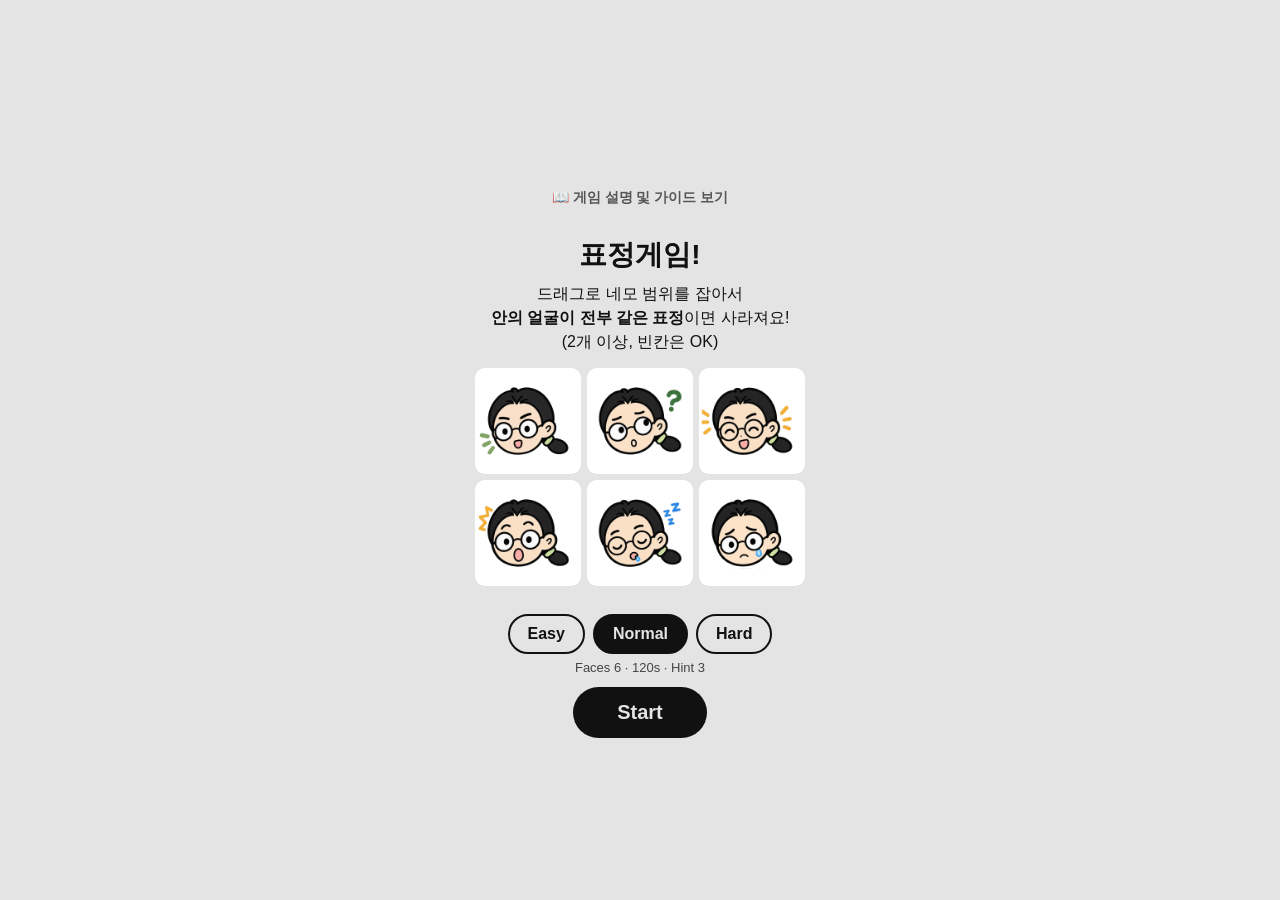
<file: index.html>
<!DOCTYPE html>
<html lang="ko">
<head>
  <meta charset="utf-8">
  <meta name="viewport" content="width=device-width, initial-scale=1.0, maximum-scale=1.0, user-scalable=no, viewport-fit=cover">
  <title>Facegamekorea!</title>
  <meta name="theme-color" content="#d9d9d9">
  <meta name="apple-mobile-web-app-capable" content="yes">
  <meta name="apple-mobile-web-app-title" content="표정게임">
  <link rel="manifest" href="manifest.webmanifest">
  <link rel="apple-touch-icon" href="faces/icon/apple-touch-icon.png">
  <meta name="google-adsense-account" content="ca-pub-6836871336418749">
  <meta property="og:type" content="website">
  <meta property="og:url" content="https://facegamekorea.vercel.app">
  <meta property="og:title" content="표정 게임!">
  <meta property="og:description" content="제한시간 내에 같은 표정 타일을 찾아 맞춰보세요!">
  <meta property="og:image" content="https://facegamekorea.vercel.app/og-image.png">
  <link rel="stylesheet" href="style.css">
  <script async src="https://pagead2.googlesyndication.com/pagead/js/adsbygoogle.js?client=ca-pub-6836871336418749"
    crossorigin="anonymous"></script>
</head>
<body>
  <div class="wrap">
    <a href="index.html" style="text-decoration: none; font-size: 18px; cursor: pointer; display: inline-flex; align-items: center;" title="처음으로">🔙</a>
    <div class="top">
      <span>⏱ <span class="time-val">120</span></span>
      <span>Score <span class="score-val">0</span></span>
      <span style="font-size:13px;opacity:.7;align-self:center">Best! <span class="best-val">0</span></span>
    </div>
    <div class="bar"><i class="bar-fill"></i></div>
    <div class="board"></div>
    <div class="foot">
      <button class="hint-btn foot-control">💡 Hint 3</button>
      <div class="game-controls" hidden>
        <button class="restart-btn foot-control" type="button">Restart</button>
        <button class="pass-btn foot-control" type="button">Pass</button>
        <button class="game-home-btn foot-control" type="button">Home</button>
      </div>
      <div class="msg"></div>
    </div>
  </div>

  <div class="ov">
    <div class="intro">
      <button id="openInfoBtn" style="background: none; border: none; color: #555; font-size: 14px; cursor: pointer; margin-bottom: 15px;">
    📖 게임 설명 및 가이드 보기
      </button>

      <h1>표정게임!</h1>
      <p>드래그로 네모 범위를 잡아서<br><b>안의 얼굴이 전부 같은 표정</b>이면 사라져요!<br>(2개 이상, 빈칸은 OK)</p>
      <div class="sheet"></div>
    </div>
    <div class="res">
      <div class="lb">Score</div>
      <div class="big">0</div>
      <div class="result-actions">
        <button class="go-btn">Replay</button>
        <button class="home-btn" type="button">Home</button>
      </div>
      <div class="best best-t"></div>
      <div class="result-extras">
        <div class="other-games">
          <h2>다른 게임</h2>
          <a href="https://butterwords.pages.dev/" target="_blank" rel="noopener noreferrer">🧈 버터워즈</a>
          <a href="https://buttergames.pages.dev/" target="_blank" rel="noopener noreferrer">🧩 퀴즈게임</a>
        </div>
        <div class="share-group">
          <button class="share-btn" type="button">이 사이트 공유</button>
          <p class="share-msg" aria-live="polite"></p>
        </div>
      </div>
    </div>
    <div class="dif">
      <button data-d="Easy">Easy</button>
      <button data-d="Normal" class="on">Normal</button>
      <button data-d="Hard">Hard</button>
    </div>
    <div class="dd"></div>
    <button class="go-btn start-btn">Start</button>
  </div>

  <div class="info-modal-overlay" id="infoModal">
      <div class="info-modal-content">
          <button class="close-modal-btn" id="closeInfoBtn">&times;</button>
          
          <h2 class="modal-title"><span>🎮</span> 표정게임 (Face Match Puzzle Game)</h2>
          <p class="modal-desc">
              반응형 웹 디자인과 모바일 접근성을 고려하여 제작된 타일/퍼즐 게임입니다.<br>
              다양한 화면 크기에서도 쾌적하게 플레이할 수 있도록 모바일 터치 및 뷰포트 최적화가 적용되어 있습니다.
          </p>

          <hr class="modal-divider">

          <h3>✨ 주요 특징 (Key Features)</h3>
          <ul class="modal-list">
              <li><strong>📱 반응형 & 모바일 최적화:</strong> Safe Area 대응 및 <code>dvh</code> 단위 레이아웃 적용, 터치 조작 최적화</li>
              <li><strong>🌙 다크 모드 지원:</strong> 시스템 테마 연동 및 커스텀 속성 지원</li>
              <li><strong>🎯 직관적인 UI / UX:</strong> 진행도 바, 힌트 시스템, 스코어보드 및 애니메이션 제공</li>
          </ul>

          <h3>🧩 게임 규칙 및 조작법 (How to Play)</h3>
          <div class="modal-rule-box">
              <h4>🎯 기본 규칙</h4>
              <ol>
                  <li><strong>드래그하여 선택:</strong> 보드판 위의 타일을 터치 또는 마우스 드래그로 영역을 지정합니다.</li>
                  <li><strong>합 맞추기:</strong> 지정한 영역 안의 표정들을 조합하여 타일을 제거합니다.</li>
                  <li><strong>타임어택:</strong> 제한 시간 내에 최대한 많은 타일을 제거해 높은 점수를 획득하세요!</li>
              </ol>
              
              <h4>🕹️ 조작법 및 난이도</h4>
              <p>
                  • <strong>터치/드래그:</strong> 직관적인 제스처로 영역 지정<br>
                  • <strong>💡 힌트 버튼:</strong> 풀기 어려울 때 정답 조합을 노란색 테두리로 표시<br>
                  • <strong>⚙️ 3단계 난이도:</strong> 쉬움 / 보통 / 어려움에 따라 보드 크기와 제한시간 변경
              </p>
          </div>
      </div>
  </div>

  <footer class="simple-footer" style="text-align: center; padding: 20px 0; font-size: 12px; color: #666;">
    <p class="copyright">© 2026 FaceGameKorea(butterwehas). All rights reserved.</p>
    <p class="footer-sub" style="margin-top: 4px;">
      본 사이트는 무료 웹 퍼즐 게임을 제공하며, 이용자의 개인정보를 별도로 수집·저장하지 않습니다.
    </p>
  </footer>

  <script src="script.js"></script>
</body>
</html>
</file>
<file: style.css>
:root {
  --bg: #d9d9d9;
  --fg: #111;
  --card: #fff;
  --line: #111;
  --sel: rgba(0, 0, 0, .22);
  --ov: #e4e4e4;
  --ovfg: #111;
  box-sizing: border-box;
  padding-top: env(safe-area-inset-top, 0px);
  padding-bottom: env(safe-area-inset-bottom, 0px);
}

@media (prefers-color-scheme: dark) {
  :root:not([data-theme="light"]) {
    --bg: #2a2a2a;
    --fg: #eee;
    --card: #fff;
    --line: #eee;
    --sel: rgba(0, 0, 0, .28);
  }
}

:root[data-theme="dark"] {
  --bg: #2a2a2a;
  --fg: #eee;
  --card: #fff;
  --line: #eee;
  --sel: rgba(0, 0, 0, .28);
}

html {
  scroll-padding-top: env(safe-area-inset-top, 0px);
}

* {
  box-sizing: border-box;
}

body {
  margin: 0;
  padding: 2px 0;
  background: var(--bg);
  color: var(--fg);
  font-family: -apple-system, "Apple SD Gothic Neo", "Noto Sans KR", sans-serif;
  display: flex;
  flex-direction: column !important;
  align-items: center;
  justify-content: center;
  min-height: 100vh;
  box-sizing: border-box;
  overflow: hidden;
  user-select: none;
  -webkit-user-select: none;
}

.wrap {
  width: 100%;
  margin: 0 auto;
  padding: 10px 12px 16px;
}

.wrap.wide {
  max-width: min(1000px, calc((100dvh - 100px) * 1.7));
}

.wrap.tall {
  max-width: min(460px, calc((100dvh - 100px) * .75));
}

.top {
  display: flex;
  justify-content: space-between;
  font-weight: 800;
  font-size: 18px;
  margin-bottom: 6px;
}

.bar {
  height: 8px;
  background: rgba(128, 128, 128, .35);
  border-radius: 5px;
  overflow: hidden;
  margin-bottom: 8px;
}

.bar i.bar-fill {
  display: block;
  height: 100%;
  width: 100%;
  background: var(--fg);
  transition: width 1s linear;
}

.board {
  display: grid;
  grid-template-columns: repeat(12, 1fr);
  gap: 1px;
  background: #8a8a8a;
  border-radius: 12px;
  padding: 4px;
  touch-action: none;
  border: 3px solid var(--line);
}

.board .c img {
  width: 100%;
  height: 100%;
  object-fit: contain; /* 이미지 비율을 깨뜨리지 않고 딱 맞춰서 채움 */
  display: block;
  pointer-events: none; /* 클릭 이벤트가 이미지에 간섭하지 않도록 방지 */
}

.c {
  aspect-ratio: 1;
  background: var(--card);
  border-radius: 4px;
  overflow: hidden;
  transition: transform .25s, opacity .25s;
}

.c img {
  width: 100%;
  height: 100%;
  display: block;
  pointer-events: none;
  filter: grayscale(0);
}

.c.sel {
  background: #9a9a9a;
}

.c.sel img {
  mix-blend-mode: multiply;
}

.c.pop {
  transform: scale(0);
  opacity: 0;
}

.c.empty {
  visibility: hidden;
}

.board.shake {
  animation: sh .25s;
}

@keyframes sh {
  25% { transform: translateX(-6px); }
  75% { transform: translateX(6px); }
}

.ov {
  position: fixed;
  inset: 0;
  background: var(--ov);
  color: var(--ovfg);
  display: flex;
  flex-direction: column;
  align-items: center;
  justify-content: center;
  padding: 20px;
  text-align: center;
  z-index: 5;
  overflow: auto;
}

.ov.hide {
  display: none;
}

.ov.result-mode .dif,
.ov.result-mode .dd,
.ov.result-mode .start-btn {
  display: none;
}

.ov h1 {
  margin: 0 0 8px;
  color: #111;
  font-size: 28px;
}

.ov p {
  margin: 4px 0;
  line-height: 1.5;
  max-width: 340px;
}

.sheet {
  display: grid;
  grid-template-columns: repeat(3, 1fr);
  gap: 6px;
  margin: 14px 0;
  width: 100%;
  max-width: 330px;
}

.sheet img {
  width: 100%;
  border-radius: 10px;
  display: block;
  background: #fff;
}

.res {
  display: none;
  flex-direction: column;
  align-items: center;
  width: min(100%, 360px);
}

.res .lb {
  font-size: 22px;
  letter-spacing: .3em;
  opacity: .8;
}

.res .big {
  font-size: clamp(96px, 32vw, 170px);
  font-weight: 900;
  line-height: 1;
  margin: 4px 0;
}

.res .best {
  font-size: 16px;
  opacity: .8;
  margin: 0 0 18px;
}

.result-actions {
  display: flex;
  justify-content: center;
  gap: 10px;
  margin-top: 4px;
  margin-bottom: 16px;
}

.result-actions button {
  font-size: 16px;
  padding: 10px 24px;
  margin: 0;
}

.home-btn {
  border: 2px solid currentColor;
  background: transparent;
  color: var(--ovfg);
}

.share-msg {
  min-height: 36px;
  font-size: 13px;
  margin: 6px 0 0;
}

.result-extras {
  display: flex;
  align-items: center;
  justify-content: center;
  gap: 14px;
  width: min(100%, 340px);
  margin-top: 8px;
}

.other-games {
  display: grid;
  grid-template-columns: minmax(0, 1fr);
  flex: 1;
  min-width: 0;
  justify-items: center;
  gap: 8px;
}

.other-games h2 {
  margin: 0;
  font-size: 14px;
  text-align: center;
}

.other-games a {
  width: min(100%, 150px);
  padding: 7px 9px;
  border: 1px solid rgba(0, 0, 0, .3);
  background: transparent;
  border-radius: 10px;
  color: var(--ovfg);
  text-decoration: none;
  font-size: 13px;
  font-weight: 700;
  text-align: center;
}

.share-group {
  display: flex;
  flex: 0 0 124px;
  flex-direction: column;
  align-items: stretch;
  align-self: flex-start;
  margin-top: 20.5px;
}

.share-btn {
  min-height: 38px;
  padding: 8px 10px;
  border: 1px solid rgba(0, 0, 0, .3);
  background: transparent;
  color: var(--ovfg);
  font-size: 13px;
  line-height: 1.2;
  white-space: nowrap;
}

.msg {
  flex: 1;
  text-align: center;
  font-weight: 700;
  margin: 0;
  height: auto;
}

.foot {
  display: flex;
  align-items: center;
  gap: 8px;
  margin-top: 8px;
  min-height: 38px;
}

.c.hint {
  z-index: 10 !important;
  outline: 3px solid #ffeb3b !important;
  background-color: rgba(255, 253, 235, 0.90) !important;
  box-shadow: 0 0 5px #ffeb3b !important; 
  transform: scale(1);
  transition: all 0.2s ease-in-out;
}

.hint-btn {
  background: var(--fg);
  color: var(--bg);
}

.foot-control {
  display: inline-flex;
  align-items: center;
  justify-content: center;
  box-sizing: border-box;
  width: 92px;
  min-width: 92px;
  max-width: 92px;
  height: 38px;
  flex: 0 0 92px;
  font-size: 14px;
  line-height: 1;
  text-align: center;
  padding: 0;
  margin: 0;
  border: 0;
  border-radius: 28px;
}

.hint-btn:disabled {
  opacity: .35;
}

.game-controls {
  display: flex;
  gap: 8px;
}

.game-controls[hidden] {
  display: none;
}

.game-controls button {
  white-space: nowrap;
}

.c.hint {
  background: #888;
  box-shadow: inset 0 0 0 3px var(--line);
  animation: bl .5s 3;
}

@keyframes bl {
  50% { background: #ddd; }
}

.dif {
  display: flex;
  gap: 8px;
  margin-top: 14px;
}

.dif button {
  font-size: 16px;
  padding: 9px 18px;
  margin: 0;
  background: transparent;
  color: #111;
  border: 2px solid #111;
}

.dif button.on {
  background: #111;
  color: #e4e4e4;
}

.dd {
  font-size: 13px;
  opacity: .75;
  margin-top: 6px;
}

button {
  font: inherit;
  font-weight: 800;
  font-size: 20px;
  background: var(--ovfg);
  color: var(--ov);
  border: 0;
  border-radius: 28px;
  padding: 14px 44px;
  margin-top: 12px;
}

@media (max-width: 768px) {
.wrap {
  padding: 6px 4px 12px;
}

.wrap.tall, .wrap.wide {
  max-width: 100% !important; 
}

.board {
  padding: 2px;
  gap: 1px; 
  border-width: 2px; 
}

.top {
  font-size: 16px;
  margin-bottom: 4px;
}

.res .big {
    font-size: clamp(60px, 25vw, 120px);
  }
}

.simple-footer {
  width: 100%;
  max-width: 800px;
  margin-top: 0px;
  padding: 5px 10px;
  text-align: center;
}

.simple-footer .copyright {
  font-size: 11px;
  font-weight: bold;
  color: #666666;
  margin: 0 0 2px 0;
}

.simple-footer .footer-sub {
  font-size: 10px;
  color: #888888;
  margin: 0;
}

.info-modal-overlay {
    display: none;
    position: fixed;
    top: 0; left: 0; width: 100%; height: 100%;
    background: rgba(0, 0, 0, 0.6);
    z-index: 9999;
    justify-content: center;
    align-items: center;
}

.info-modal-content {
    background: #fff;
    width: 90%;
    max-width: 600px;
    max-height: 85vh;
    overflow-y: auto; /* 내용이 길면 스크롤 가능 */
    padding: 30px;
    border-radius: 20px;
    box-shadow: 0 10px 30px rgba(0,0,0,0.2);
    position: relative;
    font-family: 'Pretendard', sans-serif;
    color: #333;
    line-height: 1.6;
    text-align: left;
}

.close-modal-btn {
    position: absolute;
    top: 20px; right: 20px;
    background: none;
    border: none;
    font-size: 28px;
    cursor: pointer;
    color: #888;
}
.close-modal-btn:hover { 
  color: #111; 
}

.info-modal-content h2 { 
  font-size: 22px; 
  color: #ff007f; 
  margin-bottom: 10px; }

.info-modal-content h3 {
  font-size: 16px; 
  color: #222; 
  margin: 20px 0 8px 0; }

.info-modal-content p, .info-modal-content li { 
  font-size: 14px; 
  color: #555; }

.modal-list { 
  padding-left: 20px; 
  margin-bottom: 15px; }

.modal-rule-box { 
  background: #f9f9f9; 
  padding: 15px; 
  border-radius: 12px; 
  margin-top: 10px; }

.modal-rule-box h4 { 
  font-size: 14px; 
  color: #333; 
  margin-bottom: 5px; }

.modal-rule-box ol { 
  padding-left: 18px; 
  margin-bottom: 10px; 
  font-size: 13px; }

.modal-divider { 
  border: none; 
  border-top: 1px solid #eee; 
  margin: 20px 0; }

.tech-stack-text { 
  font-size: 13px; 
  color: #777; }

.info-btn {
    border: none !important;
    outline: none !important;
    background: #fff !important;
    color: #333 !important;
    font-size: 15px !important;
    font-weight: bold !important;
    padding: 14px 24px !important;
    border-radius: 12px !important;
    box-shadow: 0 4px 12px rgba(0, 0, 0, 0.08) !important;
    cursor: pointer !important;
    margin-bottom: 16px !important;
    transition: transform 0.1s ease;
}

.info-btn:hover {
    transform: translateY(-2px);
}
</file>
